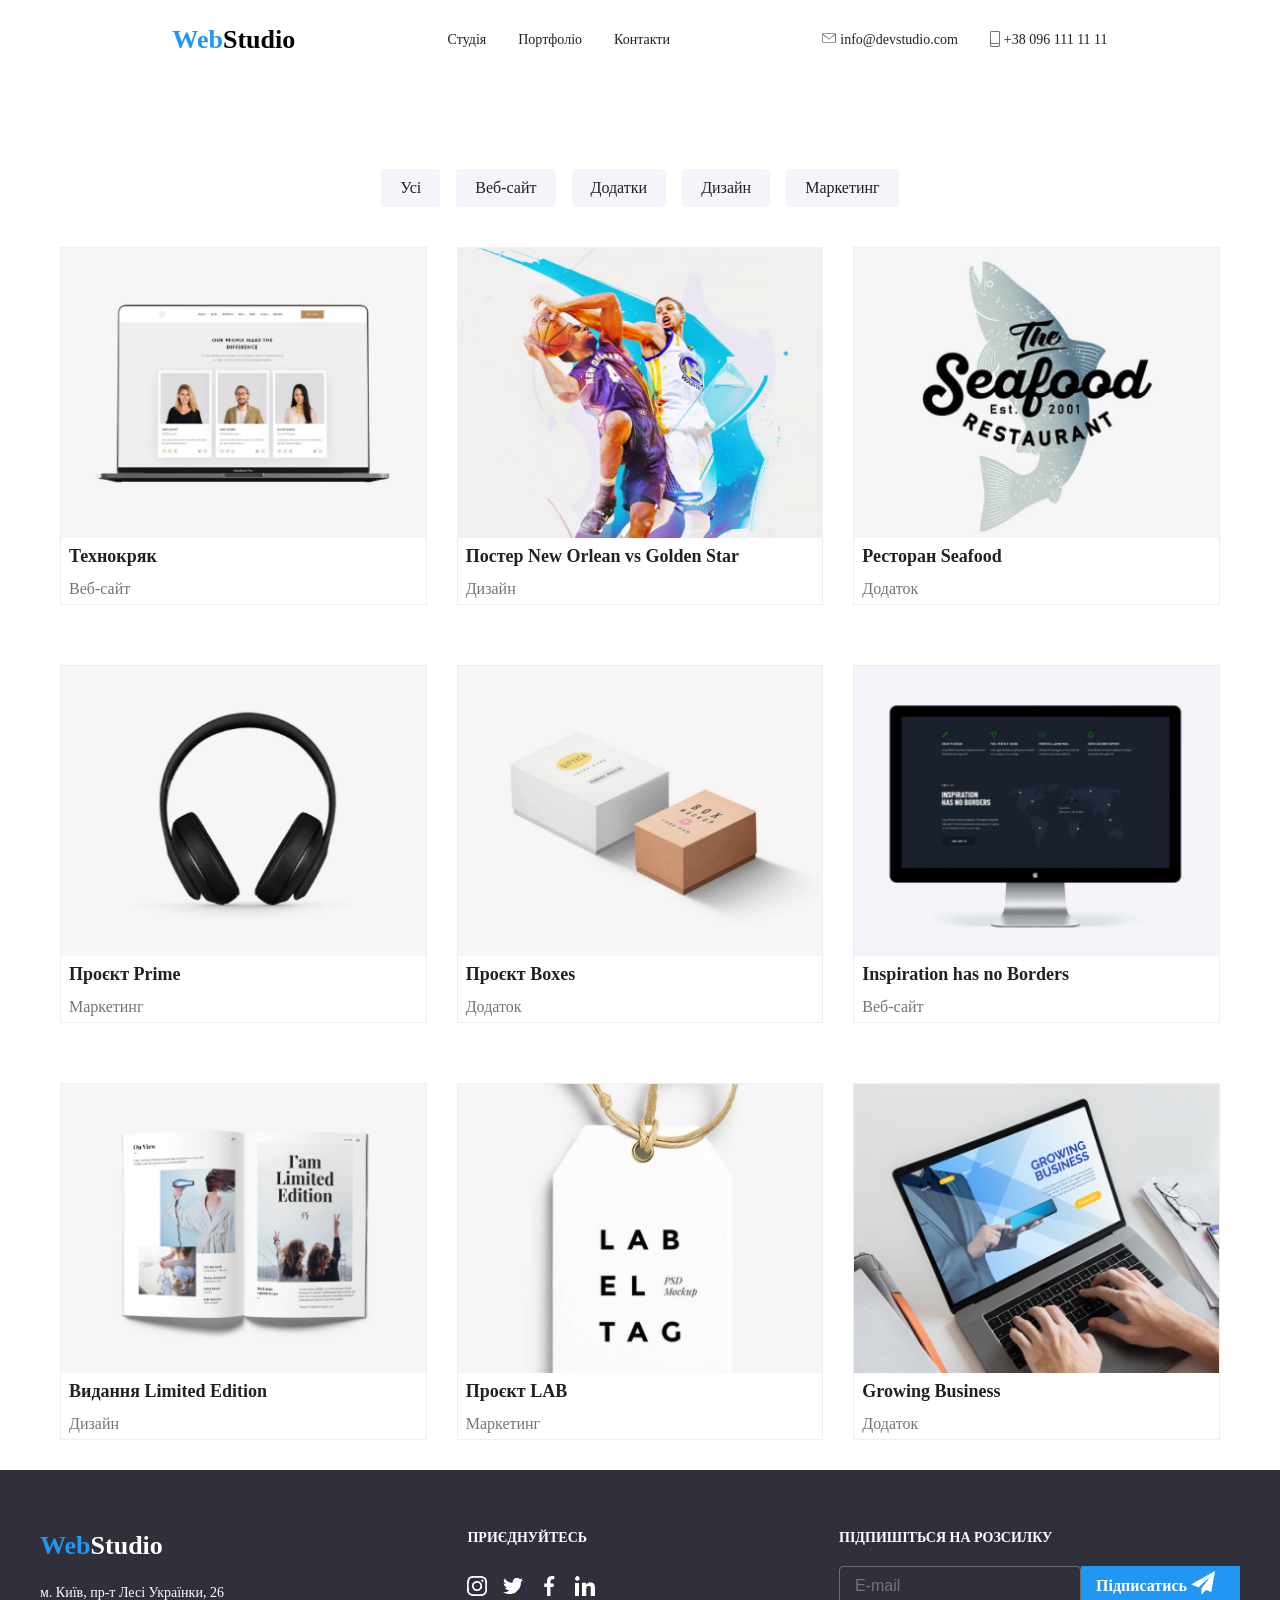
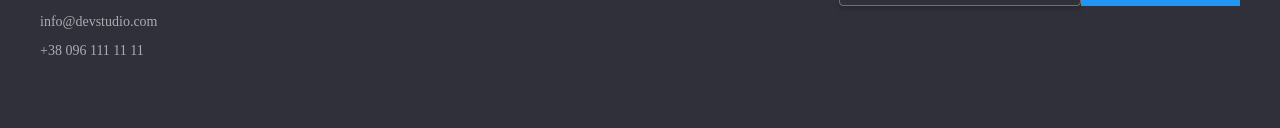
<file: WebStudio/second.html>
<!DOCTYPE html>
<html lang="en">
  <head>
    <meta charset="UTF-8" />
    <meta name="viewport" content="width=device-width, initial-scale=1.0" />
    <title>Document</title>
    <link rel="stylesheet" href="./secondcss.css" />
  </head>
  <body>
    <header class="">
      <div class="container">
        <div class="header-nav">
          <h1 class="h1txt">Web<span class="nextH1txt">Studio</span></h1>
          <ul class="list-first">
            <li class="item-fisrt-list">
              <a href="./index.html" class="a-item-fisrt-list">Студія</a>
            </li>
            <li class="item-fisrt-list">
              <a href="./index.html" class="a-item-fisrt-list">Портфоліо</a>
            </li>
            <li class="item-fisrt-list">
              <a href="./index.html" class="a-item-fisrt-list">Контакти</a>
            </li>
          </ul>
          <ul class="list-first">
            <li class="item-fisrt-list">
              <form class="">
                <img
                  src="./imgs/pc/envelope.png"
                  alt="email"
                  class="img-header"
                />
                <a href="mailto:info@devstudio.com" class="a-item-fisrt-list"
                  >info@devstudio.com</a
                >
              </form>
            </li>
            <li class="item-fisrt-list">
              <form class="">
                <img src="./imgs/pc/smartphone.png" alt="phone" class="" />
                <a href="tel:380961111111" class="a-item-fisrt-list"
                  >+38 096 111 11 11</a
                >
              </form>
            </li>
          </ul>
        </div>
      </div>
    </header>
    <section class="hero">
      <h2></h2>
      <div class="container">
        <ul class="first-list-hero">
          <li class="first-list-hero-item">
            <button class="btns-list-hero">Усі</button>
          </li>
          <li class="first-list-hero-item">
            <button class="btns-list-hero">Веб-сайт</button>
          </li>
          <li class="first-list-hero-item">
            <button class="btns-list-hero">Додатки</button>
          </li>
          <li class="first-list-hero-item">
            <button class="btns-list-hero">Дизайн</button>
          </li>
          <li class="first-list-hero-item">
            <button class="btns-list-hero">Маркетинг</button>
          </li>
        </ul>
        <ul class="second-list-hero">
          <li class="second-list-hero-item">
            <img src="./imgs2/img1.png" alt="" class="hero-img" />
            <h2 class="h2-hero">Технокряк</h2>
            <p class="p-hero">Веб-сайт</p>
          </li>
          <li class="second-list-hero-item">
            <img src="./imgs2/img2.png" alt="" class="hero-img" />
            <h2 class="h2-hero">Постер New Orlean vs Golden Star</h2>
            <p class="p-hero">Дизайн</p>
          </li>
          <li class="second-list-hero-item">
            <img src="./imgs2/img3.png" alt="" class="hero-img" />
            <h2 class="h2-hero">Ресторан Seafood</h2>
            <p class="p-hero">Додаток</p>
          </li>
          <li class="second-list-hero-item">
            <img src="./imgs2/img4.png" alt="" class="hero-img" />
            <h2 class="h2-hero">Проєкт Prime</h2>
            <p class="p-hero">Маркетинг</p>
          </li>
          <li class="second-list-hero-item">
            <img src="./imgs2/img5.png" alt="" class="hero-img" />
            <h2 class="h2-hero">Проєкт Boxes</h2>
            <p class="p-hero">Додаток</p>
          </li>
          <li class="second-list-hero-item">
            <img src="./imgs2/img6.png" alt="" class="hero-img" />
            <h2 class="h2-hero">Inspiration has no Borders</h2>
            <p class="p-hero">Веб-сайт</p>
          </li>
          <li class="second-list-hero-item">
            <img src="./imgs2/img7.png" alt="" class="hero-img" />
            <h2 class="h2-hero">Видання Limited Edition</h2>
            <p class="p-hero">Дизайн</p>
          </li>
          <li class="second-list-hero-item">
            <img src="./imgs2/img8.png" alt="" class="hero-img" />
            <h2 class="h2-hero">Проєкт LAB</h2>
            <p class="p-hero">Маркетинг</p>
          </li>
          <li class="second-list-hero-item">
            <img src="./imgs2/img9.png" alt="" class="hero-img" />
            <h2 class="h2-hero">Growing Business</h2>
            <p class="p-hero">Додаток</p>
          </li>
        </ul>
      </div>
    </section>
    <footer class="footer">
      <div class="container container-footer">
        <ul class="footer-list">
          <li class="li-footer">
            <h1 class="h1txt">Web<span class="nextH1txt2">Studio</span></h1>
          </li>
          <li class="li-footer">
            <p class="adress-footer">м. Київ, пр-т Лесі Українки, 26</p>
          </li>
          <li class="li-footer">
            <a href="mailto:info@devstudio.com" class="link-to"
              >info@devstudio.com</a
            >
          </li>
          <li class="li-footer">
            <a href="tel:+380961111111" class="link-to">+38 096 111 11 11</a>
          </li>
        </ul>
        <ul class="footer-join">
          <li class="footer-join-item">
            <h2 class="h2-join">Приєднуйтесь</h2>
          </li>
          <li class="footer-join-item">
            <div class="div-footer">
              <img src="./imgs/pc/instagramblack.png" alt="" class="img-join" />
              <img
                src="./imgs/pc/twitterblack.png"
                alt=""
                class="img-join"
              /><img
                src="./imgs/pc/facebookblack.png"
                alt=""
                class="img-join"
              />
              <img src="./imgs/pc/linkedinblack.png" alt="" class="img-join" />
            </div>
          </li>
        </ul>
        <ul class="footer-last">
          <li class="item-last">
            <h2 class="last-txt">Підпишіться на розсилку</h2>
          </li>
          <li class="item-last">
            <input type="text" placeholder="E-mail" class="input-last" /><button
              class="btn-last"
            >
              Підписатись
              <img src="./imgs/pc/iconsend.png" alt="" class="img-last" />
            </button>
          </li>
        </ul>
      </div>
    </footer>
  </body>
</html>
</file>
<file: WebStudio/secondcss.css>
* {
  padding: 0px;
  margin: 0px;
  border: 0px;
}

*,
*::before,
*::after {
  -webkit-box-sizing: border-box;
  box-sizing: border-box;
}

html,
body {
  height: 100%;
  min-width: 320px;
}

body {
  color: #000000;
  line-height: 1;
  font-size: 1rem;
  -ms-text-size-adjust: 100%;
  -moz-text-size-adjust: 100%;
  -webkit-text-size-adjust: 100%;
  -webkit-font-smoothing: antialiased;
  -moz-osx-font-smoothing: grayscale;
}

input,
button,
textarea {
  font-size: inherit;
}

button {
  cursor: pointer;
  color: inherit;
  background-color: inherit;
}

a {
  color: inherit;
  text-decoration: none;
}

a:link,
a:visited {
  text-decoration: none;
}

a:hover {
  text-decoration: none;
}

.container {
  max-width: 1200px;
  margin: 0 auto;
  padding: 0 20px;
  width: 100%;
  box-sizing: border-box;
}

ul,
ol,
li {
  list-style: none;
}

img {
  vertical-align: top;
}

h1,
h2,
h3,
h4,
h5,
h6 {
  font-weight: inherit;
  font-size: inherit;
  line-height: 1;
}

ul,
ol {
  list-style: none;
}

a {
  list-style: none;
}
/* header */
.h1txt {
  font-family: Raleway;
  font-style: Bold;
  font-size: 26px;
  font-weight: 700;
  line-height: 31px;
  letter-spacing: 3%;
  text-align: left;
  color: rgba(33, 150, 243, 1);
}
.nextH1txt {
  color: rgb(0, 0, 0);
}
.a-item-fisrt-list {
  color: rgba(33, 33, 33, 1);

  font-family: Roboto;
  font-style: Medium;
  font-size: 14px;
  font-weight: 500;
  line-height: 16px;
  letter-spacing: 2%;
  text-align: left;
}
.a-item-fisrt-list:hover {
  color: rgba(33, 150, 243, 1);
}
.list-first {
  display: flex;
  gap: 32px;
}
.header-nav {
  display: flex;
  align-items: center;
  justify-content: space-evenly;
  gap: 40px;
  padding: 24px 0 24px 0;
}
.img-header {
  margin-top: 2px;
}
/* hero */
.hero {
  margin-top: 90px;
}
/* the first list */
.btns-list-hero {
  border-radius: 4px;
  background: rgba(245, 244, 250, 1);

  color: rgba(33, 33, 33, 1);

  font-family: Roboto;
  font-style: Medium;
  font-size: 16px;
  font-weight: 500;
  line-height: 26px;
  letter-spacing: 3%;
  text-align: center;
  padding: 6px 19px 6px 19px;
}
.btns-list-hero:hover {
  background-color: rgba(33, 150, 243, 1);
  color: white;
}
.first-list-hero {
  display: flex;
  justify-content: center;
  gap: 16px;
}
/* the second list */
.h2-hero {
  color: rgba(33, 33, 33, 1);

  font-family: Roboto;
  font-style: Bold;
  font-size: 18px;
  font-weight: 700;
  line-height: 36px;
  letter-spacing: 6%;
  text-align: left;

  margin-left: 8px;
}
.p-hero {
  color: rgba(117, 117, 117, 1);

  font-family: Roboto;
  font-style: Regular;
  font-size: 16px;
  font-weight: 400;
  line-height: 30px;
  letter-spacing: 3%;
  text-align: left;

  margin-left: 8px;
}
.second-list-hero-item {
  box-sizing: border-box;
  border: 1px solid rgba(238, 238, 238, 1);
  background: rgba(255, 255, 255, 1);
}
.second-list-hero {
  display: flex;
  flex-wrap: wrap;
  justify-content: space-between;
  margin-top: 40px;
}
.second-list-hero-item {
  display: flex;
  flex-direction: column;
  margin-bottom: 15px;
}
/* footer */
.footer {
  background-color: rgba(47, 48, 58, 1);
}
.nextH1txt2 {
  color: rgba(255, 255, 255, 1);
}
.adress-footer {
  color: rgba(255, 255, 255, 1);

  font-family: Roboto;
  font-style: Regular;
  font-size: 14px;
  font-weight: 400;
  line-height: 24px;
  letter-spacing: 3%;
  text-align: left;
}
.link-to {
  color: rgba(255, 255, 255, 0.6);

  font-family: Roboto;
  font-style: Regular;
  font-size: 14px;
  font-weight: 400;
  line-height: 24px;
  letter-spacing: 3%;
  text-align: left;
}
.h2-join {
  color: rgba(255, 255, 255, 1);

  font-family: Roboto;
  font-style: Bold;
  font-size: 14px;
  font-weight: 700;
  line-height: 16px;
  letter-spacing: 3%;
  text-align: left;
  text-transform: uppercase;
}
.last-txt {
  color: rgba(255, 255, 255, 1);

  font-family: Roboto;
  font-style: Bold;
  font-size: 14px;
  font-weight: 700;
  line-height: 16px;
  letter-spacing: 3%;
  text-align: left;
  text-transform: uppercase;
}
.container-footer {
  display: flex;
  justify-content: space-between;
  padding: 60px 0 60px 0;
}
.footer-list {
  display: flex;
  flex-direction: column;
}
.li-footer {
  margin-bottom: 5px;
}
.li-footer:first-child {
  margin-bottom: 20px;
}
.input-last {
  box-sizing: border-box;
  border: 1px solid rgba(255, 255, 255, 0.3);
  border-radius: 4px;
  box-shadow: 0px 4px 4px 0px rgba(0, 0, 0, 0.15);
  background: rgba(33, 150, 243, 0);
  padding: 10px 25px 10px 15px;
}
.item-last {
  margin-bottom: 20px;
}
.btn-last {
  background-color: rgba(33, 150, 243, 1);
  color: rgba(255, 255, 255, 1);

  font-family: Roboto;
  font-style: Bold;
  font-size: 16px;
  font-weight: 700;
  line-height: 30px;
  letter-spacing: 6%;
  text-align: center;
  padding: 5px 25px 5px 15px;
}
.div-footer {
  display: flex;
  gap: 16px;
}
.footer-join {
  display: flex;
  flex-direction: column;
  gap: 30px;
}
/* адаптив */
/* Додайте цей код в кінець вашого файлу secondcss.css */

/* Медіа-запити для адаптації */

/* Планшети (768px - 1023px) */
@media screen and (max-width: 1023px) {
  .container {
    padding: 0 15px;
  }

  /* Header для планшетів */
  .header-nav {
    flex-wrap: wrap;
    gap: 20px;
    justify-content: center;
    padding: 15px 0;
  }

  .h1txt {
    order: 1;
    width: 100%;
    text-align: center;
  }

  .list-first:first-of-type {
    order: 2;
    gap: 20px;
  }

  .list-first:last-of-type {
    order: 3;
    gap: 20px;
  }

  /* Hero секція для планшетів */
  .hero {
    margin-top: 60px;
  }

  .first-list-hero {
    flex-wrap: wrap;
    gap: 12px;
  }

  .btns-list-hero {
    padding: 8px 16px;
    font-size: 14px;
  }

  /* Grid для портфоліо */
  .second-list-hero {
    justify-content: center;
    gap: 20px;
  }

  .second-list-hero-item {
    width: calc(50% - 10px);
    max-width: 350px;
  }

  .hero-img {
    width: 100%;
    height: auto;
  }

  .h2-hero {
    font-size: 16px;
    line-height: 28px;
    margin: 10px 8px 0;
  }

  .p-hero {
    font-size: 14px;
    line-height: 24px;
    margin: 0 8px 10px;
  }

  /* Footer для планшетів */
  .container-footer {
    flex-wrap: wrap;
    gap: 30px;
    justify-content: center;
    text-align: center;
    padding: 40px 0;
  }

  .footer-list,
  .footer-join,
  .footer-last {
    width: 100%;
    align-items: center;
  }

  .li-footer {
    text-align: center;
  }

  .footer-join-item {
    display: flex;
    flex-direction: column;
    align-items: center;
  }

  .div-footer {
    justify-content: center;
  }

  .input-last {
    margin-bottom: 10px;
    width: 70%;
  }
}

/* Мобільні пристрої (до 767px) */
@media screen and (max-width: 767px) {
  .container {
    padding: 0 10px;
  }

  /* Header для мобільних */
  .header-nav {
    flex-direction: column;
    gap: 15px;
    padding: 10px 0;
  }

  .h1txt {
    text-align: center;
    font-size: 22px;
  }

  .list-first {
    flex-direction: column;
    align-items: center;
    gap: 10px;
    width: 100%;
  }

  .list-first:first-of-type {
    order: 2;
  }

  .list-first:last-of-type {
    order: 3;
  }

  .item-fisrt-list {
    width: 100%;
    text-align: center;
  }

  .item-fisrt-list form {
    display: flex;
    align-items: center;
    justify-content: center;
    gap: 8px;
  }

  .a-item-fisrt-list {
    font-size: 13px;
  }

  .img-header {
    width: 16px;
    height: 16px;
  }

  /* Hero секція для мобільних */
  .hero {
    margin-top: 40px;
  }

  .first-list-hero {
    overflow-x: auto;
    /* justify-content: flex-start; */
    padding-bottom: 10px;
    flex-wrap: nowrap;
    -webkit-overflow-scrolling: touch;
  }

  .first-list-hero-item {
    flex-shrink: 0;
  }

  .btns-list-hero {
    padding: 10px 20px;
    font-size: 13px;
    white-space: nowrap;
  }

  /* Grid для портфоліо - 1 колонка */
  .second-list-hero {
    flex-direction: column;
    align-items: center;
    gap: 20px;
  }

  .second-list-hero-item {
    width: 100%;
    max-width: 350px;
  }

  .h2-hero {
    font-size: 18px;
    line-height: 30px;
    margin: 15px 12px 0;
  }

  .p-hero {
    font-size: 16px;
    margin: 0 12px 15px;
  }

  /* Footer для мобільних */
  .container-footer {
    flex-direction: column;
    align-items: center;
    text-align: center;
    padding: 30px 0;
    gap: 30px;
  }

  .footer-list,
  .footer-join,
  .footer-last {
    align-items: center;
  }

  .li-footer:first-child {
    margin-bottom: 15px;
  }

  .h1txt {
    font-size: 24px;
  }

  .adress-footer,
  .link-to {
    font-size: 14px;
    text-align: center;
  }

  .footer-join {
    gap: 20px;
  }

  .h2-join,
  .last-txt {
    font-size: 16px;
    text-align: center;
  }

  .input-last {
    width: 100%;
    max-width: 300px;
    margin-bottom: 15px;
    padding: 12px 15px;
  }

  .btn-last {
    width: 100%;
    max-width: 300px;
    padding: 12px;
    font-size: 14px;
  }
  .footer-last {
    display: flex;
    flex-direction: column;
  }
}

/* Дуже маленькі екрани (до 479px) */
@media screen and (max-width: 481px) {
  /* Header */
  .h1txt {
    font-size: 20px;
  }

  .a-item-fisrt-list {
    font-size: 12px;
  }

  /* Кнопки фільтрів */
  .btns-list-hero {
    padding: 8px 16px;
    font-size: 12px;
  }

  /* Картки портфоліо */
  .second-list-hero-item {
    max-width: 100%;
  }

  .h2-hero {
    font-size: 16px;
    line-height: 26px;
    margin: 12px 10px 0;
  }

  .p-hero {
    font-size: 14px;
    margin: 0 10px 12px;
  }

  /* Footer */
  .h1txt {
    font-size: 22px;
  }

  .adress-footer,
  .link-to {
    font-size: 13px;
  }

  .input-last {
    padding: 10px 12px;
    font-size: 14px;
  }

  .btn-last {
    padding: 10px;
    font-size: 13px;
  }

  .img-join {
    width: 24px;
    height: 24px;
  }
  .first-list-hero {
    display: flex;
    flex-direction: column;
    align-items: center;
  }
}

/* Покращення для планшетів в портретній орієнтації */
@media screen and (max-width: 1023px) and (min-width: 768px) {
  .second-list-hero {
    justify-content: space-around;
  }

  .second-list-hero-item {
    width: calc(50% - 15px);
  }
}

/* Адаптація для hover ефектів на мобільних */
@media (hover: none) and (pointer: coarse) {
  .btns-list-hero:hover {
    background-color: rgba(245, 244, 250, 1);
    color: rgba(33, 33, 33, 1);
  }

  .btns-list-hero:active {
    background-color: rgba(33, 150, 243, 1);
    color: white;
  }
}

/* Покращення доступності для інпутів */
@media screen and (max-width: 767px) {
  button,
  input,
  textarea,
  select {
    font-size: 16px; /* Запобігає збільшенню в iOS */
    min-height: 44px; /* Мінімальний розмір для дотику */
  }

  .btns-list-hero,
  .btn-last {
    min-height: 44px;
    display: flex;
    align-items: center;
    justify-content: center;
  }
}

/* Плавні переходи */
.second-list-hero-item,
.btns-list-hero,
.footer-join-item,
.footer-last {
  transition: all 0.3s ease;
}

/* Ефекти при наведенні тільки для девайсів з мишею */
@media (hover: hover) {
  .second-list-hero-item:hover {
    box-shadow: 0px 4px 8px rgba(0, 0, 0, 0.1);
    transform: translateY(-5px);
  }

  .btns-list-hero:hover {
    background-color: rgba(33, 150, 243, 1);
    color: white;
    transform: scale(1.05);
  }
}

/* Покращення для карток портфоліо на великих екранах */
@media screen and (min-width: 1024px) {
  .second-list-hero {
    gap: 30px;
  }

  .second-list-hero-item {
    width: calc(33.333% - 20px);
    margin-bottom: 30px;
  }
}

/* Виправлення для дуже широких екранів */
@media screen and (min-width: 1440px) {
  .container {
    max-width: 1400px;
  }
}

/* animations */

/* header */
.header-nav {
  animation: header 0.8s ease;
}

@keyframes header {
  from {
    opacity: 0;
    transform: translateY(-20px);
  }

  to {
    opacity: 1;
    transform: translateY(0);
  }
}

.h1txt {
  transition: 0.3s;
}

.h1txt:hover {
  transform: scale(1.05);
}

.a-item-fisrt-list {
  transition: 0.3s;
}

.a-item-fisrt-list:hover {
  color: rgba(33, 150, 243, 1);
  transform: translateY(-2px);
}

/* hero */
.hero {
  animation: hero 0.8s ease;
}

@keyframes hero {
  from {
    opacity: 0;
    transform: translateY(30px);
  }

  to {
    opacity: 1;
    transform: translateY(0);
  }
}

/* buttons */
.btns-list-hero {
  transition: 0.3s;
}

.btns-list-hero:hover {
  background-color: rgba(33, 150, 243, 1);
  color: white;
  transform: translateY(-3px);
  box-shadow: 0px 4px 8px rgba(0, 0, 0, 0.15);
}

.btns-list-hero:active {
  transform: scale(0.95);
}

/* portfolio */
.second-list-hero-item {
  transition: 0.3s;
  animation: portfolio 0.7s ease both;
}

.second-list-hero-item:nth-child(1) {
  animation-delay: 0.1s;
}

.second-list-hero-item:nth-child(2) {
  animation-delay: 0.2s;
}

.second-list-hero-item:nth-child(3) {
  animation-delay: 0.3s;
}

.second-list-hero-item:nth-child(4) {
  animation-delay: 0.4s;
}

.second-list-hero-item:nth-child(5) {
  animation-delay: 0.5s;
}

.second-list-hero-item:nth-child(6) {
  animation-delay: 0.6s;
}

@keyframes portfolio {
  from {
    opacity: 0;
    transform: translateY(30px);
  }

  to {
    opacity: 1;
    transform: translateY(0);
  }
}

/* portfolio hover */
.second-list-hero-item:hover {
  transform: translateY(-7px);
  box-shadow: 0px 5px 12px rgba(0, 0, 0, 0.15);
}

.hero-img {
  transition: 0.4s;
}

.second-list-hero-item:hover .hero-img {
  transform: scale(1.03);
}

/* portfolio text */
.h2-hero {
  transition: 0.3s;
}

.second-list-hero-item:hover .h2-hero {
  color: rgba(33, 150, 243, 1);
}

.p-hero {
  transition: 0.3s;
}

/* footer */
.footer {
  animation: footer 0.8s ease;
}

@keyframes footer {
  from {
    opacity: 0;
  }

  to {
    opacity: 1;
  }
}

.link-to {
  transition: 0.3s;
}

.link-to:hover {
  color: rgba(33, 150, 243, 1);
  transform: translateX(3px);
}

.input-last {
  transition: 0.3s;
}

.input-last:focus {
  outline: none;
  border-color: rgba(33, 150, 243, 1);
  box-shadow: 0px 0px 5px rgba(33, 150, 243, 0.3);
}

.btn-last {
  transition: 0.3s;
}

.btn-last:hover {
  transform: translateY(-3px);
  box-shadow: 0px 5px 12px rgba(33, 150, 243, 0.3);
}

.btn-last:active {
  transform: scale(0.95);
}

/* footer logo */
.nextH1txt2 {
  transition: 0.3s;
}

.nextH1txt2:hover {
  color: rgba(33, 150, 243, 1);
}

/* social icons */
.img-join {
  transition: 0.3s;
}

.img-join:hover {
  transform: scale(1.15) rotate(5deg);
}

/* mobile */
@media screen and (max-width: 767px) {
  .second-list-hero-item:hover {
    transform: translateY(-3px);
  }

  .btns-list-hero:active {
    transform: scale(0.95);
  }
}

/* плавна поява сторінки */
body {
  animation: body 0.5s ease;
}

@keyframes body {
  from {
    opacity: 0;
  }

  to {
    opacity: 1;
  }
}
</file>
